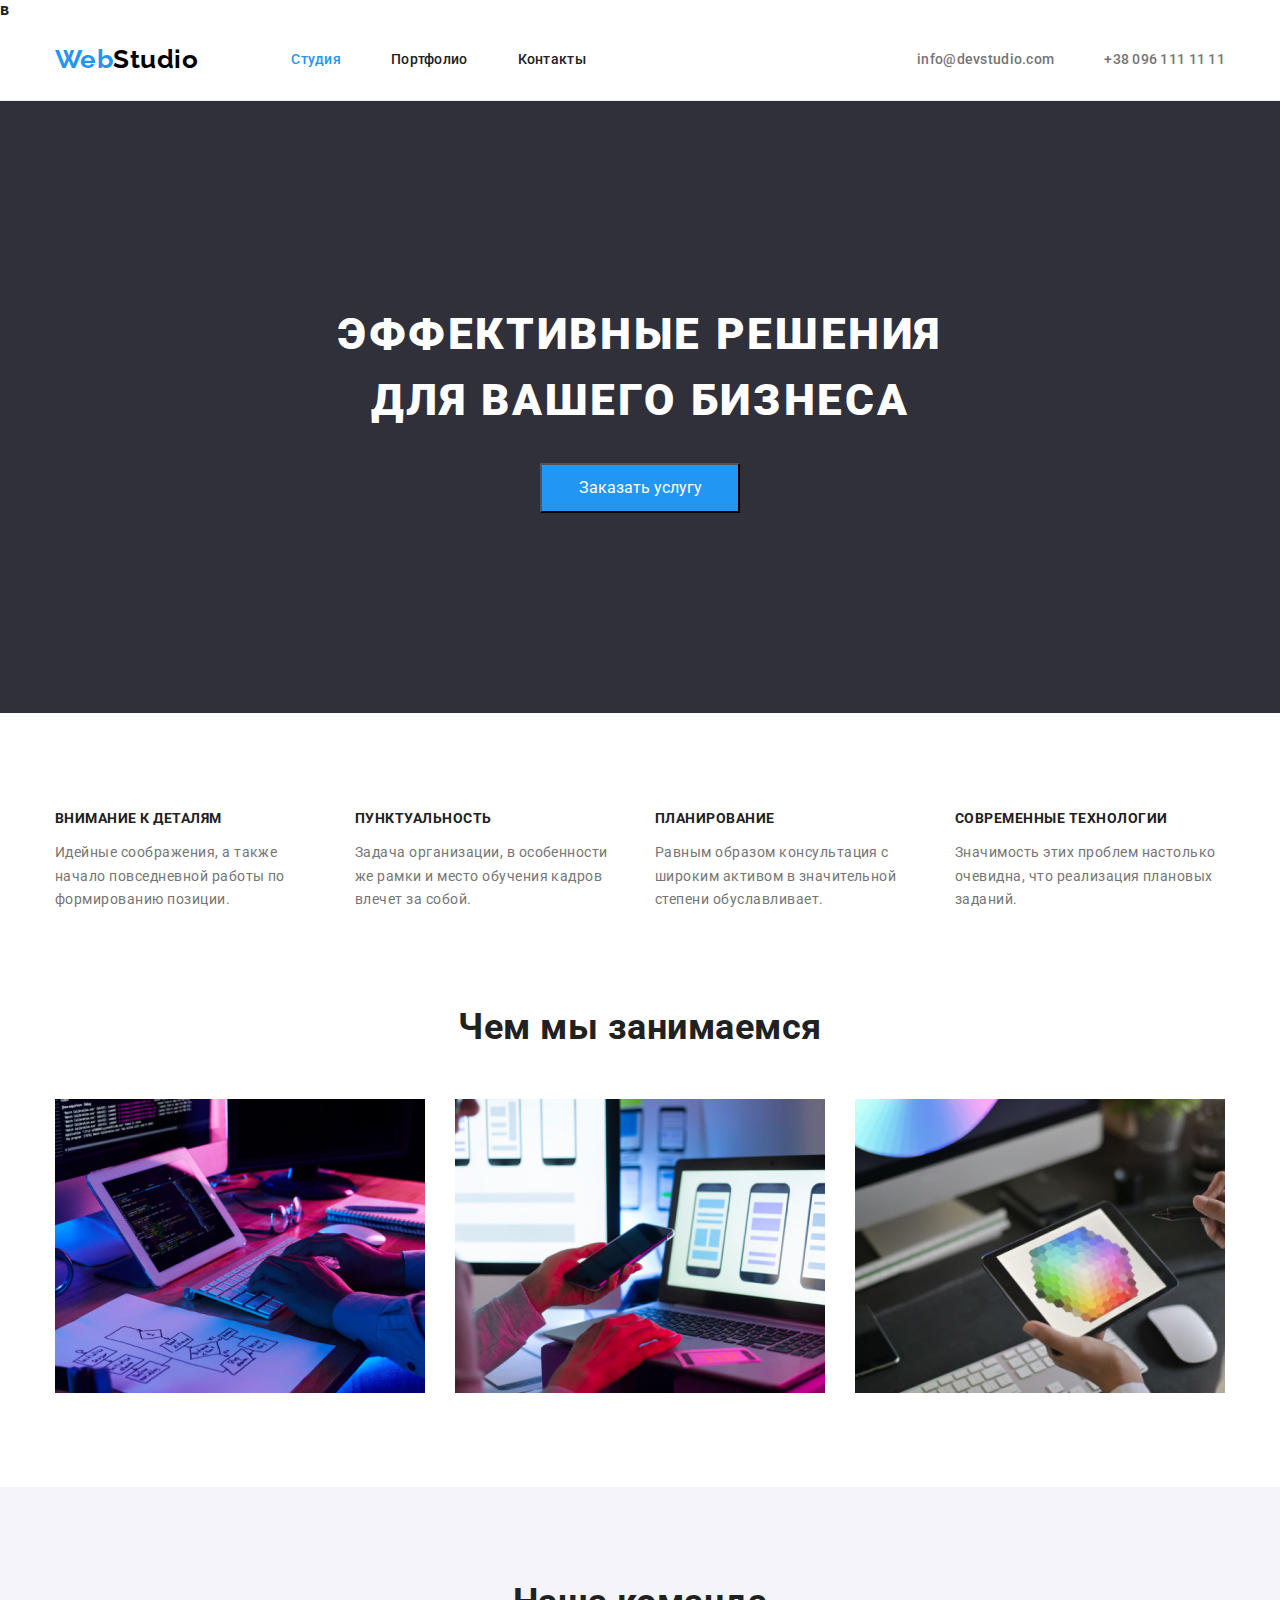
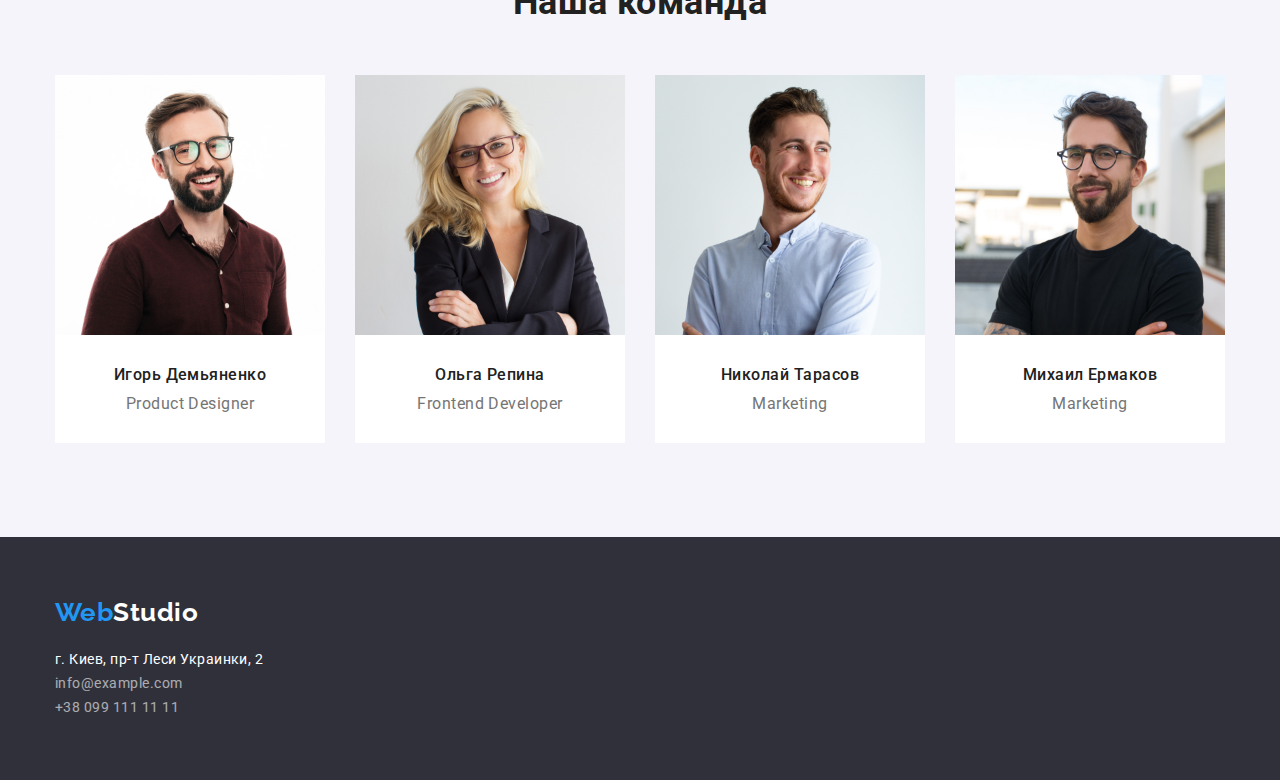
<file: index.html>
<!DOCTYPE html>
<html lang="en">
  <head>
    <meta charset="UTF-8" />
    <meta http-equiv="X-UA-Compatible" content="IE=edge" />
    <meta name="viewport" content="width=device-width, initial-scale=1.0" />
    <title>Студия</title>

    <link rel="preconnect" href="https://fonts.googleapis.com" />
    <link rel="preconnect" href="https://fonts.gstatic.com" crossorigin />
    <link
      href="https://fonts.googleapis.com/css2?family=Montserrat+Alternates:ital,wght@0,400;1,700&family=Raleway:wght@700&family=Roboto:wght@400;500;700;900&display=swap"
      rel="stylesheet"
    />
    в

    <link
      rel="stylesheet"
      href="https://cdnjs.cloudflare.com/ajax/libs/modern-normalize/1.1.0/modern-normalize.min.css"
    />
    <link rel="stylesheet" href="./css/style.css" />
  </head>

  <body>
    <header class="navigation">
      <div class="container logo-container">
        <a href="#" class="logo"><span class="text-blue">Web</span>Studio</a>
        <nav class="site-nav">
          <ul class="nav-list">
            <li class="nav-item">
              <a class="nav-link current" href="./index.html">Студия</a>
            </li>
            <li class="nav-item">
              <a href="./portfolio.html" class="nav-link">Портфолио</a>
            </li>
            <li class="nav-item">
              <a href="#" class="nav-link">Контакты</a>
            </li>
          </ul>
        </nav>
        <ul class="contact-list">
          <li class="contact-item">
            <a class="nav-contact" href="mailto:info@devstudio.com"
              >info@devstudio.com</a
            >
          </li>
          <li class="contact-item">
            <a class="nav-contact" href="tel:+380961111111"
              >+38 096 111 11 11</a
            >
          </li>
        </ul>
      </div>
    </header>

    <main>
      <section class="hero">
        <div class="container hero-container">
          <h1 class="hero-title">Эффективные решения для вашего бизнеса</h1>
          <button type="button" class="button-service">Заказать услугу</button>
        </div>
      </section>

      <section class="features section">
        <div class="container">
          <h2 class="visually-hidden">Advantages</h2>
          <ul class="features-list">
            <li class="features-item">
              <h3 class="features-title">Внимание к деталям</h3>
              <p class="features-text">
                Идейные соображения, а также начало повседневной работы по
                формированию позиции.
              </p>
            </li>

            <li class="features-item">
              <h3 class="features-title">Пунктуальность</h3>
              <p class="features-text">
                Задача организации, в особенности же рамки и место обучения
                кадров влечет за собой.
              </p>
            </li>

            <li class="features-item">
              <h3 class="features-title">Планирование</h3>
              <p class="features-text">
                Равным образом консультация с широким активом в значительной
                степени обуславливает.
              </p>
            </li>

            <li class="features-item">
              <h3 class="features-title">Современные технологии</h3>
              <p class="features-text">
                Значимость этих проблем настолько очевидна, что реализация
                плановых заданий.
              </p>
            </li>
          </ul>
        </div>
      </section>
      <section class="activities section">
        <div class="container">
          <h2 class="activities-title">Чем мы занимаемся</h2>
          <ul class="activities-images">
            <li class="activities-item">
              <img
                class="activities-picture"
                src="./images/Activities/box1.jpg"
                width="370"
                alt="box1"
              />
            </li>
            <li class="activities-item">
              <img
                class="activities-picture"
                src="./images/Activities/box2.jpg"
                width="370"
                alt="box2"
              />
            </li>
            <li class="activities-item">
              <img
                class="activities-picture"
                src="./images/Activities/box3.jpg"
                width="370"
                alt="box3"
              />
            </li>
          </ul>
        </div>
      </section>
      <section class="team section">
        <div class="container">
          <h2 class="team-title">Наша команда</h2>
          <ul class="staff">
            <li class="staff-item">
              <img
                class="staff-picture"
                src="./images/Team/team_card1.jpg"
                width="270"
                alt="Игорь Демьяненко"
              />
              <div class="staff-name">
                <h3 class="staff-nick">Игорь Демьяненко</h3>
                <p>Product Designer</p>
              </div>
            </li>
            <li class="staff-item">
              <img
                class="staff-picture"
                src="./images/Team/team_card2.jpg"
                width="270"
                alt="Ольга Репина"
              />
              <div class="staff-name">
                <h3 class="staff-nick">Ольга Репина</h3>
                <p>Frontend Developer</p>
              </div>
            </li>
            <li class="staff-item">
              <img
                class="staff-picture"
                src="./images/Team/team_card3.jpg"
                width="270"
                alt="Николай Тарасов"
              />
              <div class="staff-name">
                <h3 class="staff-nick">Николай Тарасов</h3>
                <p>Marketing</p>
              </div>
            </li>
            <li class="staff-item">
              <img
                class="staff-picture"
                src="./images/Team/team_card4.jpg"
                width="270"
                alt="Михаил Ермаков"
              />
              <div class="staff-name">
                <h3 class="staff-nick">Михаил Ермаков</h3>
                <p>Marketing</p>
              </div>
            </li>
          </ul>
        </div>
      </section>
    </main>

    <footer class="footer">
      <div class="container">
        <a href="./index.html" class="logo"
          ><span class="text-blue">Web</span
          ><span class="text-white">Studio</span>
        </a>
        <address>
          <ul class="address-bottom">
            <li>
              <a
                href="https://www.google.com.ua/maps/place/%D0%B1%D1%83%D0%BB.+%D0%9B%D0%B5%D1%81%D0%B8+%D0%A3%D0%BA%D1%80%D0%B0%D0%B8%D0%BD%D0%BA%D0%B8,+2,+%D0%9A%D0%B8%D0%B5%D0%B2,+02000/@50.4380034,30.5231071,17z/data=!3m1!4b1!4m5!3m4!1s0x40d4cf01cf686589:0x1debb33ce8d40a66!8m2!3d50.4380034!4d30.5252958?hl=ru"
                class="link-address"
                >г. Киев, пр-т Леси Украинки, 2
              </a>
            </li>
            <li>
              <a href="mailto:info@example.com" class="link-contact"
                >info@example.com</a
              >
            </li>
            <li>
              <a href="tel:+38 099 111 11 11" class="link-contact"
                >+38 099 111 11 11</a
              >
            </li>
          </ul>
        </address>
      </div>
    </footer>
  </body>
</html>
</file>
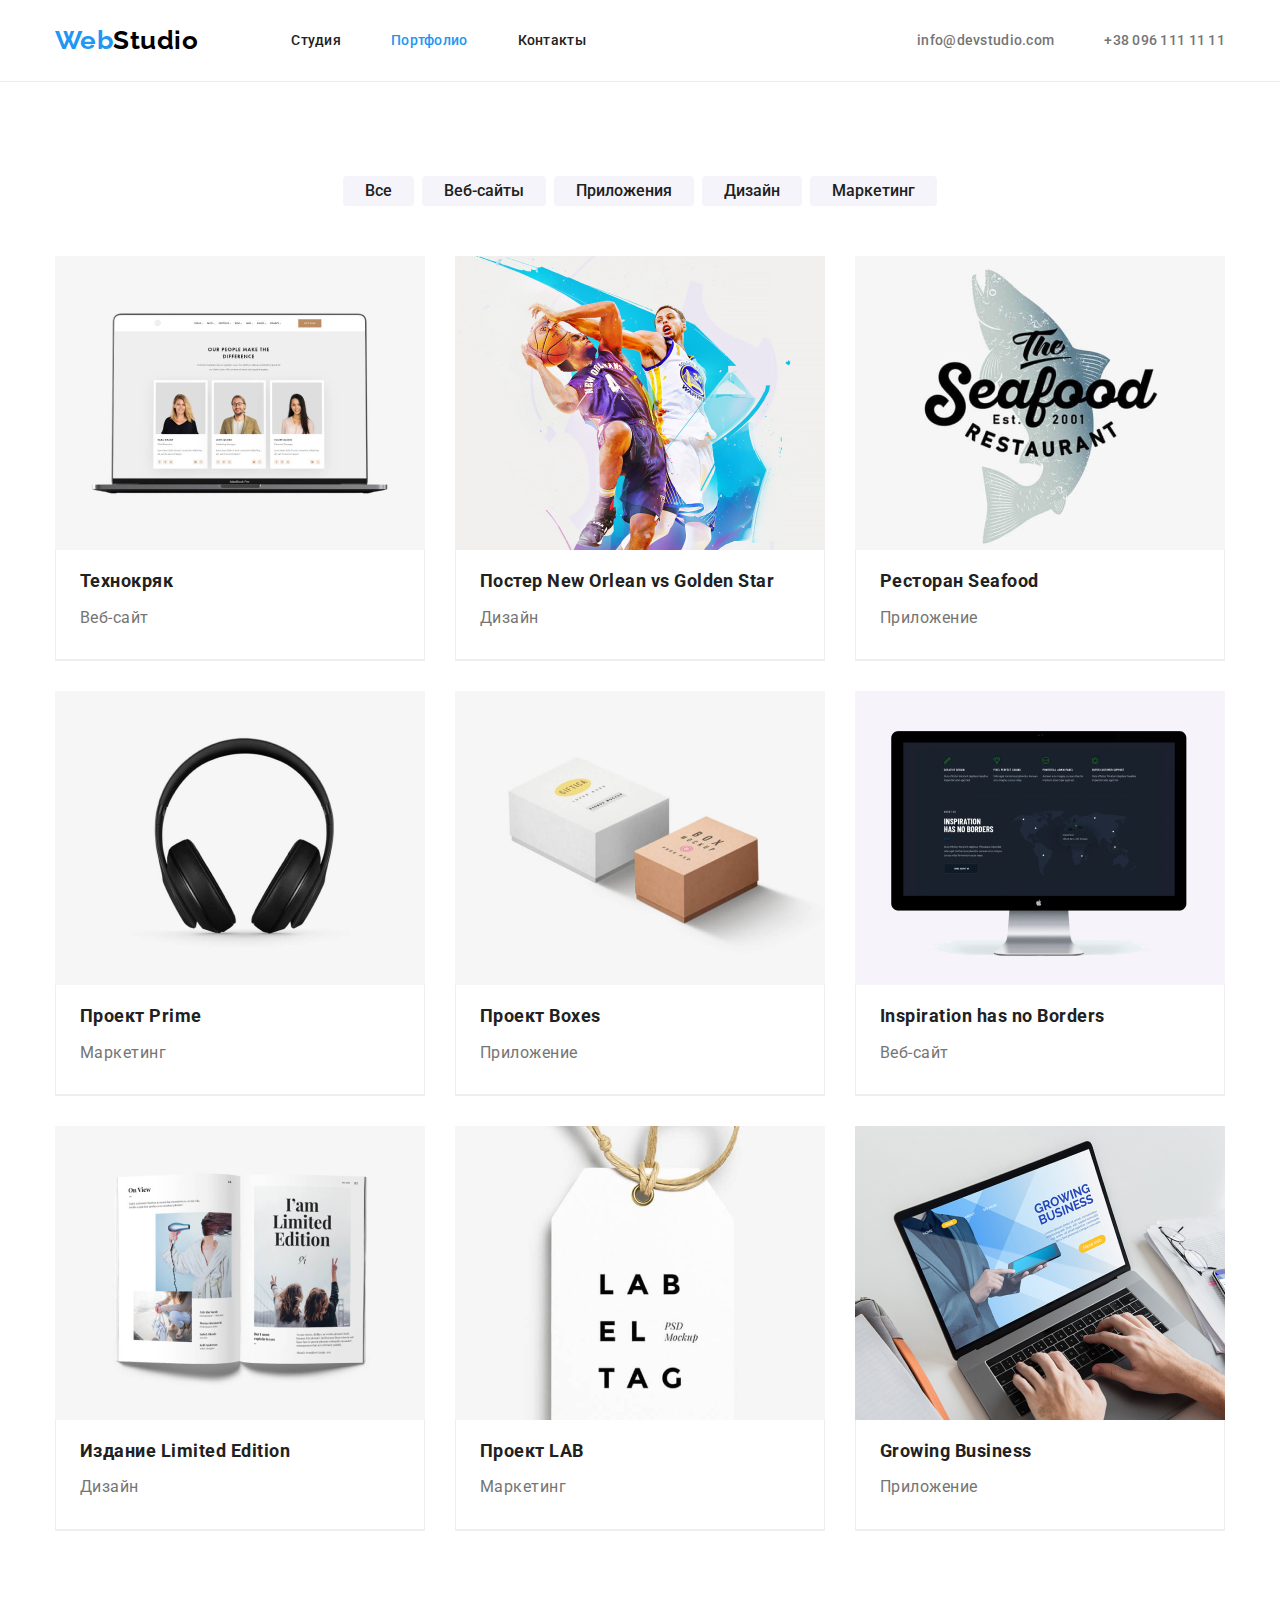
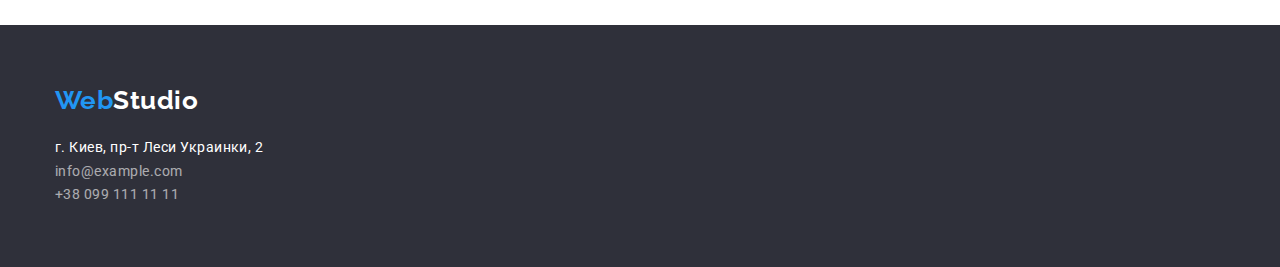
<file: portfolio.html>
<!DOCTYPE html>
<html lang="en">
  <head>
    <meta charset="UTF-8" />
    <meta http-equiv="X-UA-Compatible" content="IE=edge" />
    <meta name="viewport" content="width=device-width, initial-scale=1.0" />

    <title>Студия</title>

    <link rel="preconnect" href="https://fonts.googleapis.com" />
    <link rel="preconnect" href="https://fonts.gstatic.com" crossorigin />
    <link
      href="https://fonts.googleapis.com/css2?family=Montserrat+Alternates:ital,wght@0,400;1,700&family=Raleway:wght@700&family=Roboto:wght@400;500;700;900&display=swap"
      rel="stylesheet"
    />

    <link
      rel="stylesheet"
      href="https://cdnjs.cloudflare.com/ajax/libs/modern-normalize/1.1.0/modern-normalize.min.css"
    />

    <link rel="stylesheet" href="./css/style.css" />
  </head>

  <body>
    <header class="navigation">
      <div class="container logo-container">
        <a href="#" class="logo"><span class="text-blue">Web</span>Studio</a>
        <nav class="site-nav">
          <ul class="nav-list">
            <li class="nav-item">
              <a class="nav-link" href="./index.html">Студия</a>
            </li>
            <li class="nav-item">
              <a class="nav-link current" href="./portfolio.html">Портфолио</a>
            </li>
            <li class="nav-item">
              <a href="#" class="nav-link">Контакты</a>
            </li>
          </ul>
        </nav>
        <ul class="contact-list">
          <li class="contact-item space">
            <a class="nav-contact" href="mailto:info@devstudio.com"
              >info@devstudio.com</a
            >
          </li>
          <li class="contact-item">
            <a class="nav-contact" href="tel:+380961111111"
              >+38 096 111 11 11</a
            >
          </li>
        </ul>
      </div>
    </header>

    <main>
      <section class="filter section">
        <div class="container">
          <ul class="filter-menu">
            <li class="menu-item">
              <button type="button" class="button-filter">Все</button>
            </li>
            <li class="menu-item">
              <button type="button" class="button-filter">Веб-сайты</button>
            </li>
            <li class="menu-item">
              <button type="button" class="button-filter">Приложения</button>
            </li>
            <li class="menu-item">
              <button type="button" class="button-filter">Дизайн</button>
            </li>
            <li class="menu-item">
              <button type="button" class="button-filter">Маркетинг</button>
            </li>
          </ul>
          <ul class="works">
            <li class="works-item">
              <a href="#">
                <img
                  class="works-picture"
                  src="./images/project1.jpg"
                  width="370"
                  alt="Проект_1"
                />
                <div class="text-wrap">
                  <h2 class="works-title">Технокряк</h2>
                  <p class="works-text">Веб-сайт</p>
                </div>
              </a>
            </li>
            <li class="works-item">
              <a href="#">
                <img
                  class="works-picture"
                  src="./images/project2.jpg"
                  width="370"
                  alt="Проект_2"
                />
                <div class="text-wrap">
                  <h2 class="works-title">
                    Постер <span lang="en">New Orlean vs Golden Star</span>
                  </h2>
                  <p class="works-text">Дизайн</p>
                </div>
              </a>
            </li>
            <li class="works-item">
              <a href="#">
                <img
                  class="works-picture"
                  src="./images/project3.jpg"
                  width="370"
                  alt="Проект_3"
                />
                <div class="text-wrap">
                  <h2 class="works-title">
                    Ресторан <span lang="en">Seafood</span>
                  </h2>
                  <p class="works-text">Приложение</p>
                </div>
              </a>
            </li>
            <li class="works-item">
              <a href="#">
                <img
                  class="works-picture"
                  class="works-picture"
                  src="./images/project4.jpg"
                  width="370"
                  alt="Проект_4"
                />
                <div class="text-wrap">
                  <h2 class="works-title">
                    Проект <span lang="en">Prime</span>
                  </h2>
                  <p class="works-text">Маркетинг</p>
                </div>
              </a>
            </li>
            <li class="works-item">
              <a href="#">
                <img
                  class="works-picture"
                  src="./images/project5.jpg"
                  width="370"
                  alt="Проект_5"
                />
                <div class="text-wrap">
                  <h2 class="works-title">
                    Проект <span lang="en">Boxes</span>
                  </h2>
                  <p class="works-text">Приложение</p>
                </div>
              </a>
            </li>
            <li class="works-item">
              <a href="#">
                <img
                  class="works-picture"
                  src="./images/project6.jpg"
                  width="370"
                  alt="Проект_6"
                />
                <div class="text-wrap">
                  <h2 class="works-title" lang="en">
                    Inspiration has no Borders
                  </h2>
                  <p class="works-text">Веб-сайт</p>
                </div>
              </a>
            </li>
            <li class="works-item">
              <a href="#">
                <img
                  class="works-picture"
                  src="./images/project7.jpg"
                  width="370"
                  alt="Проект_7"
                />
                <div class="text-wrap">
                  <h2 class="works-title">
                    Издание <span lang="en">Limited Edition</span>
                  </h2>
                  <p class="works-text">Дизайн</p>
                </div>
              </a>
            </li>
            <li class="works-item">
              <a href="#">
                <img
                  class="works-picture"
                  src="./images/project8.jpg"
                  width="370"
                  alt="Проект_8"
                />
                <div class="text-wrap">
                  <h2 class="works-title">Проект LAB</h2>
                  <p class="works-text">Маркетинг</p>
                </div>
              </a>
            </li>
            <li class="works-item">
              <a href="#">
                <img
                  class="works-picture"
                  src="./images/project9.jpg"
                  width="370"
                  alt="Проект_9"
                />
                <div class="text-wrap">
                  <h2 class="works-title" lang="en">Growing Business</h2>
                  <p class="works-text">Приложение</p>
                </div>
              </a>
            </li>
          </ul>
        </div>
      </section>
    </main>

    <footer class="footer">
      <div class="container">
        <a href="./index.html" class="logo"
          ><span class="text-blue">Web</span
          ><span class="text-white">Studio</span>
        </a>
        <address>
          <ul class="address-bottom">
            <li>
              <a
                href="https://www.google.com.ua/maps/place/%D0%B1%D1%83%D0%BB.+%D0%9B%D0%B5%D1%81%D0%B8+%D0%A3%D0%BA%D1%80%D0%B0%D0%B8%D0%BD%D0%BA%D0%B8,+2,+%D0%9A%D0%B8%D0%B5%D0%B2,+02000/@50.4380034,30.5231071,17z/data=!3m1!4b1!4m5!3m4!1s0x40d4cf01cf686589:0x1debb33ce8d40a66!8m2!3d50.4380034!4d30.5252958?hl=ru"
                class="link-address"
                >г. Киев, пр-т Леси Украинки, 2
              </a>
            </li>
            <li>
              <a href="mailto:info@example.com" class="link-contact"
                >info@example.com</a
              >
            </li>
            <li>
              <a href="tel:+380991111111" class="link-contact"
                >+38 099 111 11 11</a
              >
            </li>
          </ul>
        </address>
      </div>
    </footer>
  </body>
</html>
</file>
<file: css/style.css>
/*--Цвета текстов
212121 черный h3 
F5F4FA белый
757575 серый p
000000 черный
2196F3 голубой акцент
FFFFFF белый кнопки на стр портфолио и Hero
EEEEEE белый --*/

:root {
  --primary-text-color: #212121;
  --secondary-text-color: #757575;
  --accent-text-color-blue: #2196f3;
  --white-text-color: #ffffff;
  --accent-text-color-black: #000000;
  --background-color: #2f303a;
  --button-background: #f5f4fa;
  --border-color: #eee;
  --header-line-color: #ececec;

  --indent: 30px;
  --items: 4;
}

/* Применить ко всему документу если нет  normalize
 *,
 *::before,
 *::after {
	box-sizing: border-box;
 } */
.container {
  width: 1200px;
  padding: 0 15px;
  margin-left: auto;
  margin-right: auto;
  /* outline: 1px red solid; */
}

ul {
  list-style: none;
}

a {
  text-decoration: none;
  font-style: normal;
}

ul,
h1,
h2,
h3,
h4,
p {
  margin-top: 0;
  margin-bottom: 0;
  padding: 0;
  list-style: none;
}
body {
  font-family: Roboto, sans-serif;
  font-style: normal;
  font-weight: 700;
  font-size: 16px;
  letter-spacing: 0.03em;
  color: var(--primary-text-color);
  line-height: 1.2;
  background-color: var(--white-text-color);
}
.section {
  padding-bottom: 94px;
  padding-top: 94px;
}
/* Данна властивість задається через универсальним се */
/* h2 .container {
	box-sizing: border-box;
 } */

.logo {
  font-family: Raleway;
  font-style: normal;
  font-size: 26px;
  color: var(--accent-text-color-black);
}
.text-blue {
  color: var(--accent-text-color-blue);
}

.navigation {
  border-bottom: 1px solid var(--header-line-color);
  background-color: var(--white-text-color);
}
.logo-container {
  display: flex;
  align-items: center;
}

.site-nav {
  margin-left: 93px;
}
.nav-list {
  display: flex;
  align-items: center;
}
.nav-item .current {
  color: var(--accent-text-color-blue);
}

.nav-item,
.contact-item {
  margin-right: 50px;
}

.nav-item:last-child,
.contact-item:last-child {
  margin-right: 0px;
}

.nav-link {
  color: var(--primary-text-color);
  font-weight: 500;
  font-size: 14px;
  letter-spacing: 0.02em;
  display: block;
  padding-bottom: 32px;
  padding-top: 32px;
}

.nav-contact {
  color: var(--secondary-text-color);
  font-weight: 500;
  font-size: 14px;
  letter-spacing: 0.02em;
  display: block;
  padding-bottom: 32px;
  padding-top: 32px;
}

.contact-list {
  display: flex;
  align-items: center;
  margin-left: auto;
}

.nav-link:hover,
.nav-link:focus,
.nav-link:focus,
.nav-contact:hover,
.nav-contact:active,
.nav-contact:focus {
  color: var(--accent-text-color-blue);
}
/* Секция Hero  */
.hero {
  background-color: var(--background-color);
  padding-top: 200px;
  padding-bottom: 200px;
}
.hero-container {
  text-align: center;
}

.hero-title {
  display: inline-block;
  width: 696px;
  color: var(--white-text-color);
  margin-bottom: 30px;
  font-weight: 900;
  font-size: 44px;
  line-height: 1.5;
  letter-spacing: 0.06em;
  text-transform: uppercase;
}

.button-service {
  width: 200px;
  height: 50px;
  line-height: 2;
  color: var(--white-text-color);
  background-color: var(--accent-text-color-blue);
  font-size: 16px;
  cursor: pointer;
  display: block;
  margin-left: auto;
  margin-right: auto;
}

.visually-hidden {
  position: absolute;
  white-space: nowrap;
  width: 1px;
  height: 1px;
  overflow: hidden;
  border: 0;
  padding: 0;
  clip: rect(0 0 0 0);
  clip-path: inset(50%);
  margin: -1px;
}
.features {
  padding-bottom: 0px;
}

.features-list {
  display: flex;
}
.features-item {
  flex-basis: calc(
    (100% - (var(--indent) * (var(--items) - 1))) / var(--items)
  );
}
.features-item:not(:last-child) {
  margin-right: 30px;
}
.features-title {
  text-transform: uppercase;
  font-size: 14px;
  color: var(--primary-text-color);
  line-height: 1.7;
  margin-bottom: 10px;
}
.features-text {
  font-size: 14px;
  font-weight: 400;
  line-height: 1.7;
  color: var(--secondary-text-color);
}
.activities {
  padding-left: 0px;
  padding-right: 0px;
  --items: 3;
}
.activities-title,
.team-title {
  font-size: 36px;
  text-align: center;
  margin-bottom: 50px;
}

.activities-images {
  display: flex;
  align-items: center;
}
.activities-item {
  flex-basis: calc(
    (100% - (var(--indent) * (var(--items) - 1))) / var(--items)
  );
}
.activities-item:not(:last-child) {
  margin-right: 30px;
}
.activities-picture,
.staff-picture,
.works-picture {
  display: block;
}
.team {
  background-color: var(--button-background);
}
.staff {
  display: flex;
  align-items: center;
}
.staff-item:not(:last-child) {
  margin-right: 30px;
  flex-basis: calc(
    (100% - (var(--indent) * (var(--items) - 1))) / var(--items)
  );
}
.staff-item {
  background-color: var(--white-text-color);
}

.staff-nick {
  font-family: Roboto, sans-serif;
  font-weight: 500;
  font-size: 16px;
  margin-bottom: 10px;
}

.staff p {
  font-weight: 400;
  color: var(--secondary-text-color);
}

.staff-name {
  text-align: center;
  padding: 30px;
}
.footer {
  background-color: var(--background-color);
  padding-top: 60px;
  padding-bottom: 60px;
}

.footer .logo .text-white {
  color: var(--white-text-color);
}

.link-address,
.link-contact {
  font-size: 14px;
  font-weight: 400;
  color: var(--white-text-color);
  line-height: 1.7;
}

.link-contact {
  opacity: 0.6;
}
.filter-menu {
  display: flex;
  justify-content: center;
  margin-bottom: 50px;
}
.menu-item {
  margin-left: 8px;
}
.menu-item:first-child {
  margin-left: 0;
}

.button-filter {
  font-weight: 500;
  font-family: Roboto, sans-serif;
  font-style: normal;
  font-size: 16px;
  color: var(--primary-text-color);
  cursor: pointer;
  text-align: center;
  border: none;
  outline: none;
  background: var(--button-background);
  padding: 6px 22px 6px 22px;
  border-radius: 4px;
}

.button-filter:hover,
.button-filter:focus,
.button-filter:active {
  color: var(--white-text-color);
  background-color: var(--accent-text-color-blue);
}
.works {
  display: flex;
  align-items: center;
  flex-wrap: wrap;
  margin-top: -30px;
  margin-right: -30px;
}

.works-item {
  flex-basis: calc((100% - 30px * 3) / 3);
  margin-right: 30px;
  margin-top: 30px;
}
/* 
 .works-item:nth-child(3n) {
	margin-right: -30px;
 } */

.works-title {
  font-size: 18px;
  color: var(--primary-text-color);
  margin-bottom: 4px;
  font-weight: 700;
}

.works-text {
  font-size: 16px;
  font-weight: 400;
  color: var(--secondary-text-color);
  line-height: 2.7;
}

.text-wrap {
  padding-left: 24px;
  padding-right: 24px;
  padding-top: 20px;
  padding-bottom: 20px;
  border-bottom: 2px var(--border-color) solid;
  border-left: 1px var(--border-color) solid;
  border-right: 1px var(--border-color) solid;
}

.filter.section {
  padding-bottom: 94px;
}

.footer .logo {
  margin-bottom: 20px;
  display: inline-block;
  margin-right: 0;
}
</file>
